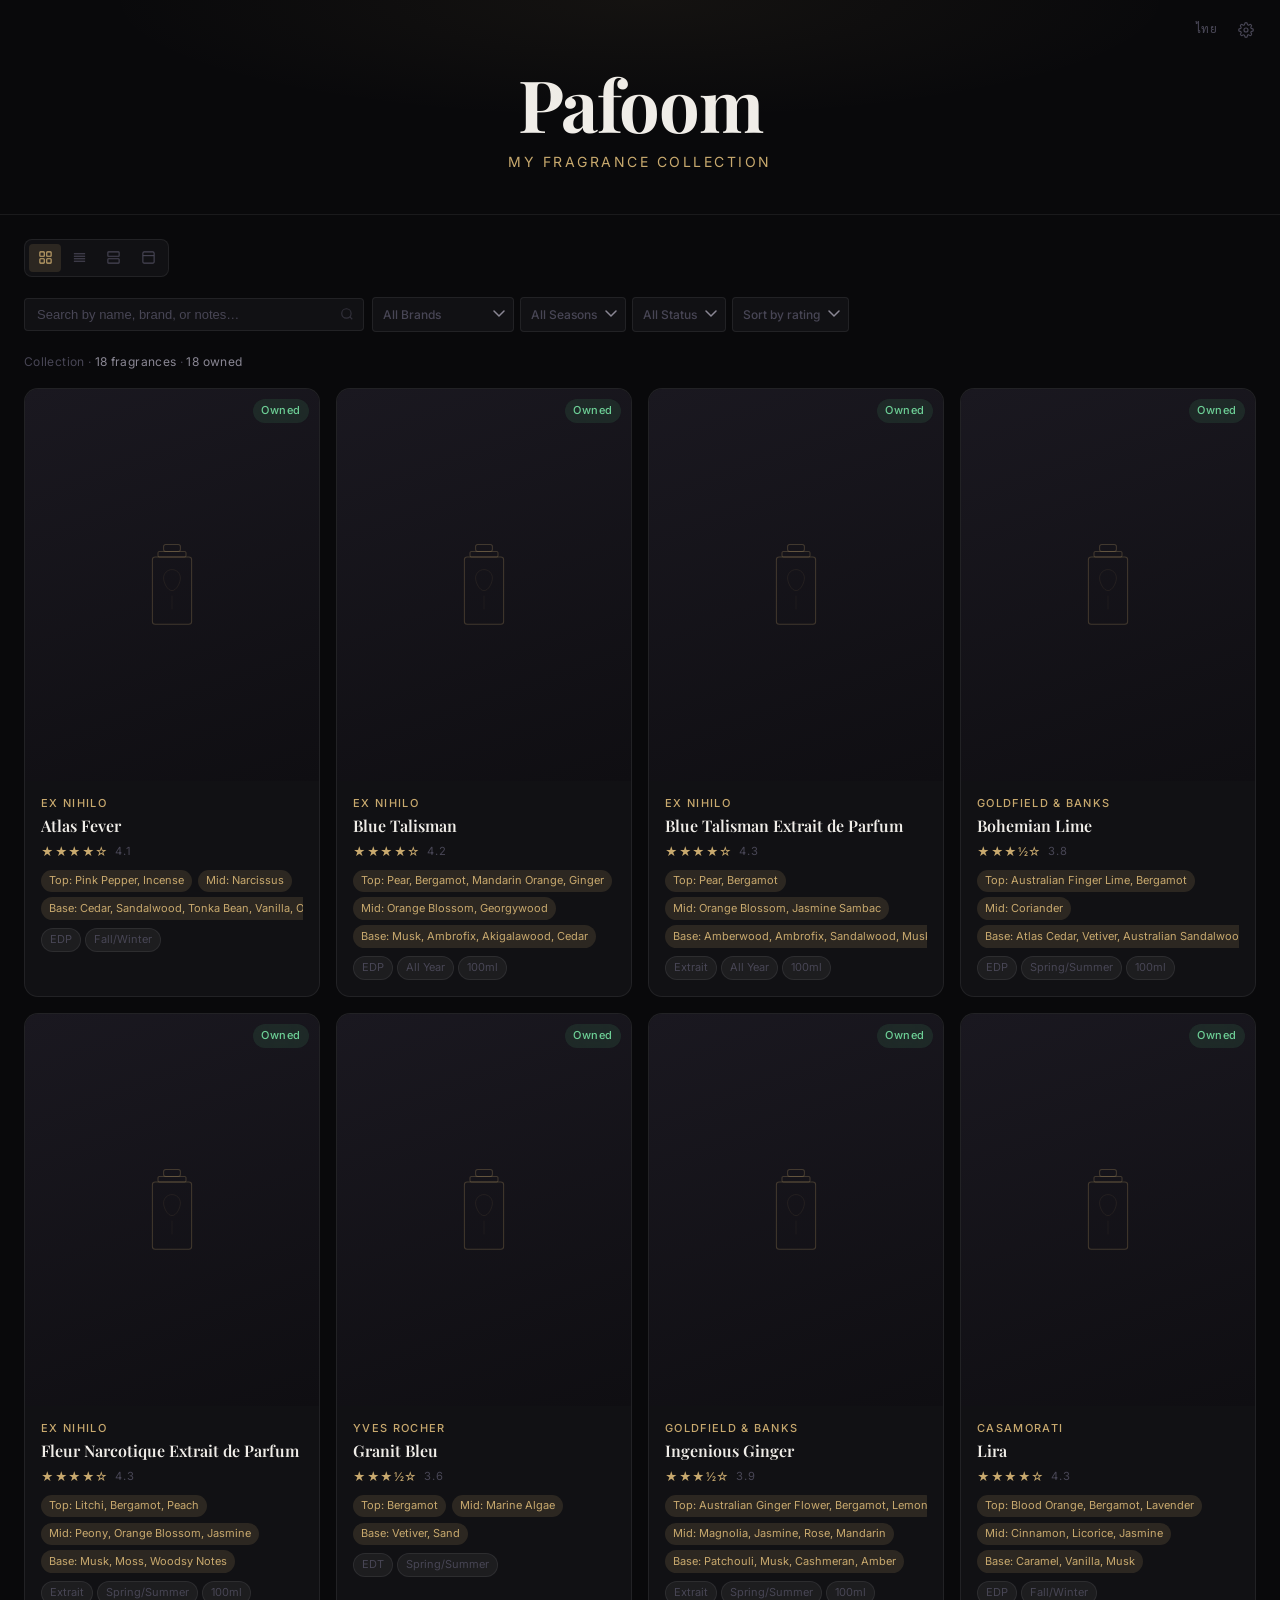
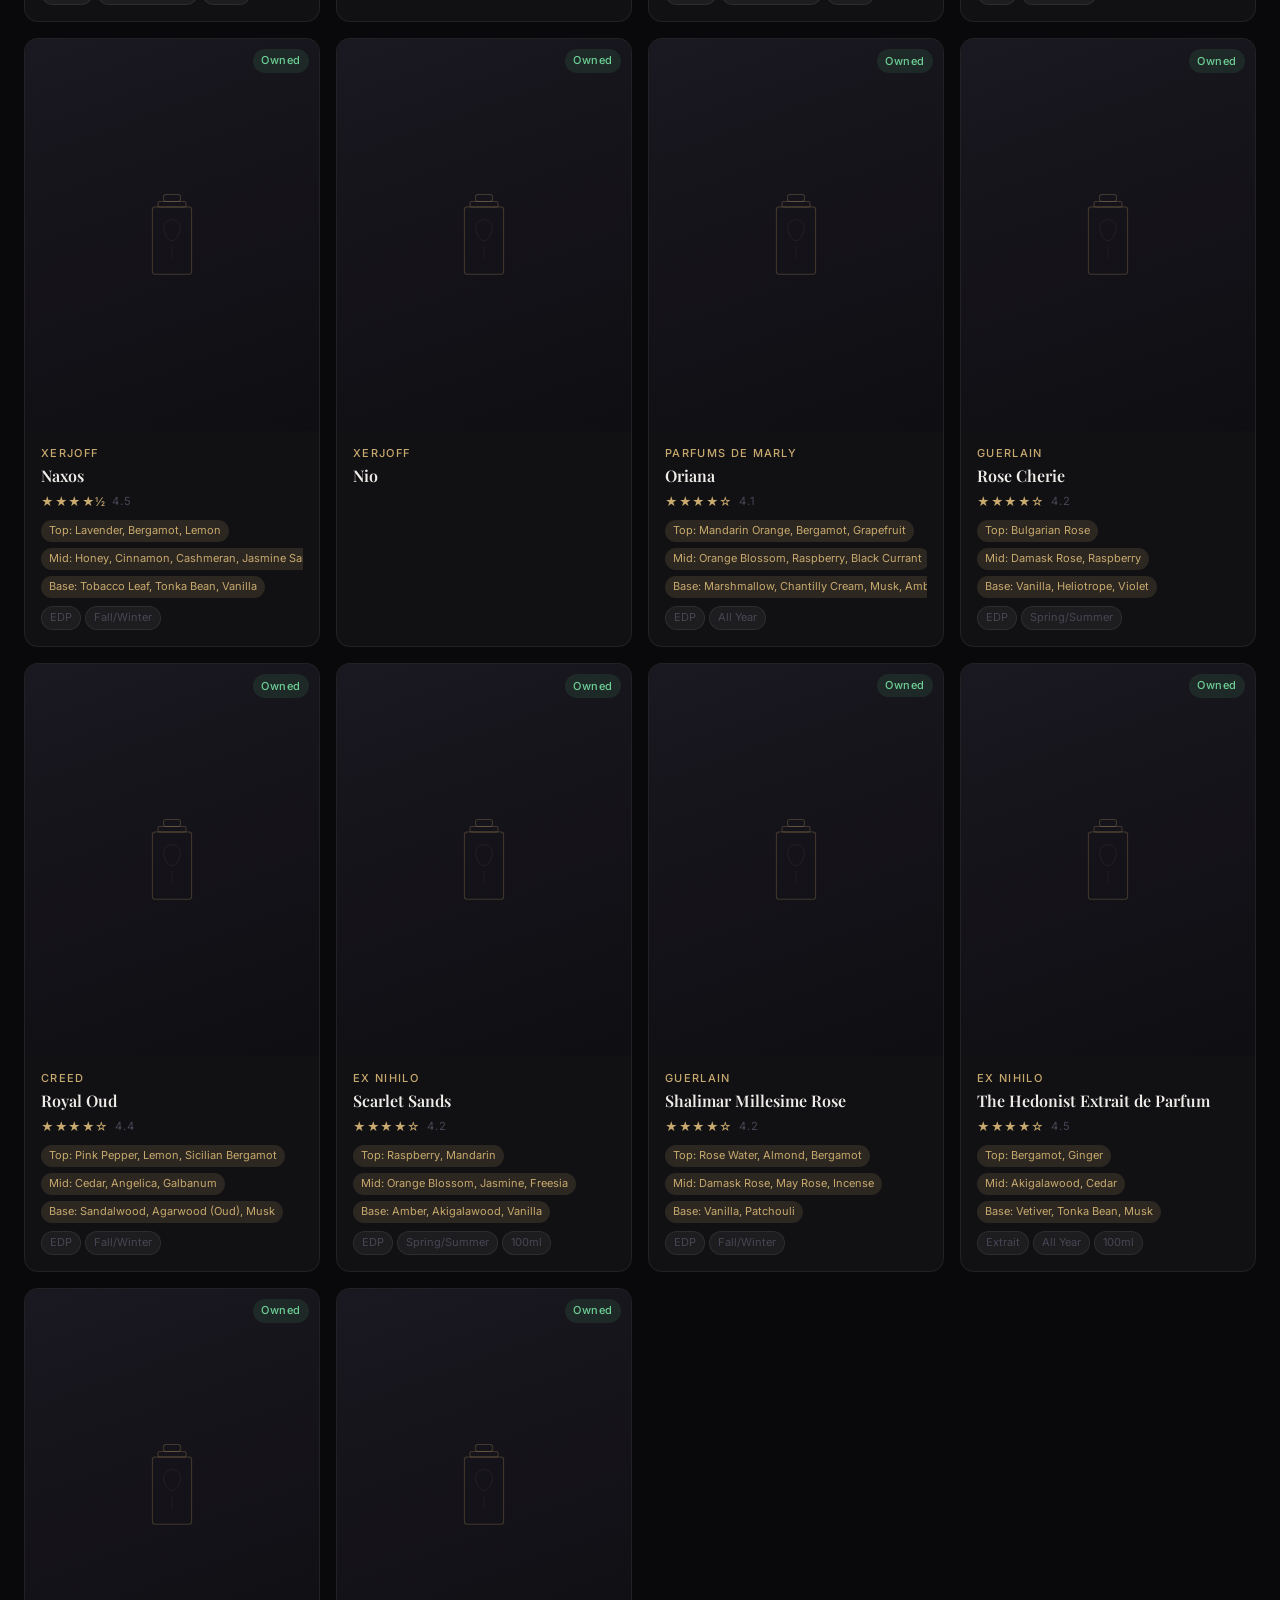
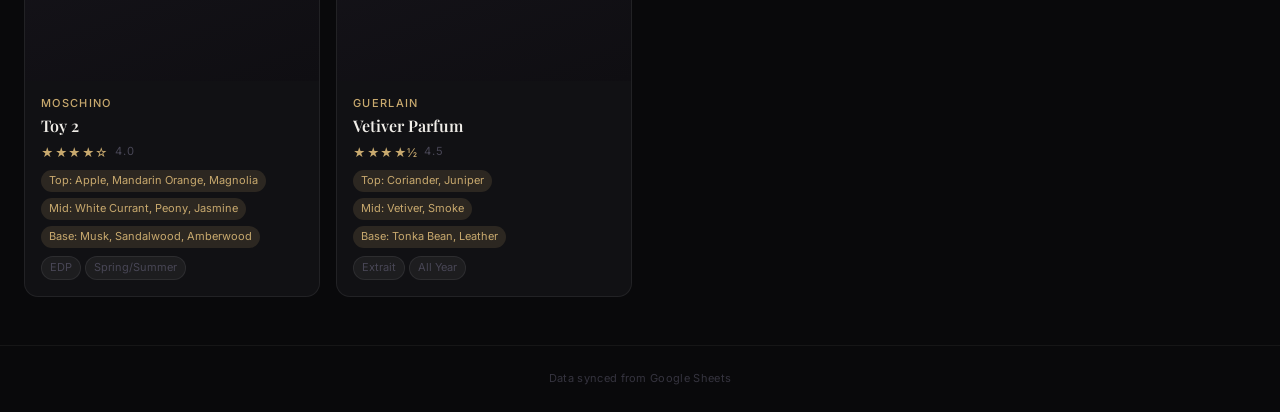
<file: index.html>
<!DOCTYPE html>
<html lang="en">

<head>
  <meta charset="UTF-8">
  <meta name="viewport" content="width=device-width, initial-scale=1.0">
  <title>Pafoom</title>

  <link rel="preconnect" href="https://fonts.googleapis.com">
  <link rel="preconnect" href="https://fonts.gstatic.com" crossorigin>
  <link
    href="https://fonts.googleapis.com/css2?family=Playfair+Display:ital,wght@0,400;0,600;0,700;1,400&family=Inter:wght@300;400;500&family=Sarabun:wght@300;400;500&display=swap"
    rel="stylesheet">

  <link rel="stylesheet" href="style.css">
</head>

<body>

  <header class="site-header">
    <div class="header-actions">
      <button class="lang-toggle" id="lang-toggle" onclick="toggleLanguage()" aria-label="Switch language"></button>
      <a href="settings.html" class="settings-link" aria-label="Settings">
        <svg viewBox="0 0 24 24" fill="none" stroke="currentColor" stroke-width="1.75" aria-hidden="true">
          <circle cx="12" cy="12" r="3" />
          <path
            d="M19.4 15a1.65 1.65 0 0 0 .33 1.82l.06.06a2 2 0 0 1-2.83 2.83l-.06-.06a1.65 1.65 0 0 0-1.82-.33 1.65 1.65 0 0 0-1 1.51V21a2 2 0 0 1-4 0v-.09A1.65 1.65 0 0 0 9 19.4a1.65 1.65 0 0 0-1.82.33l-.06.06a2 2 0 0 1-2.83-2.83l.06-.06A1.65 1.65 0 0 0 4.68 15a1.65 1.65 0 0 0-1.51-1H3a2 2 0 0 1 0-4h.09A1.65 1.65 0 0 0 4.6 9a1.65 1.65 0 0 0-.33-1.82l-.06-.06a2 2 0 0 1 2.83-2.83l.06.06A1.65 1.65 0 0 0 9 4.68a1.65 1.65 0 0 0 1-1.51V3a2 2 0 0 1 4 0v.09a1.65 1.65 0 0 0 1 1.51 1.65 1.65 0 0 0 1.82-.33l.06-.06a2 2 0 0 1 2.83 2.83l-.06.06A1.65 1.65 0 0 0 19.4 9a1.65 1.65 0 0 0 1.51 1H21a2 2 0 0 1 0 4h-.09a1.65 1.65 0 0 0-1.51 1z" />
        </svg>
      </a>
    </div>
    <div class="header-content">
      <h1 class="site-title">Pafoom</h1>
      <p class="site-subtitle">My Fragrance Collection</p>
    </div>
  </header>

  <main class="main-content">

    <!-- View mode toggle -->
    <div class="view-toggle-bar" aria-label="View mode">
      <button class="view-btn active" data-view="tile" aria-label="Tile view" aria-pressed="true">
        <svg viewBox="0 0 24 24" fill="none" stroke="currentColor" stroke-width="1.75" aria-hidden="true">
          <rect x="3" y="3" width="7" height="7" rx="1" />
          <rect x="14" y="3" width="7" height="7" rx="1" />
          <rect x="3" y="14" width="7" height="7" rx="1" />
          <rect x="14" y="14" width="7" height="7" rx="1" />
        </svg>
        <span>Tile</span>
      </button>
      <button class="view-btn" data-view="list" aria-label="List view" aria-pressed="false">
        <svg viewBox="0 0 24 24" fill="none" stroke="currentColor" stroke-width="1.75" aria-hidden="true">
          <line x1="3" y1="6" x2="21" y2="6" />
          <line x1="3" y1="10" x2="21" y2="10" />
          <line x1="3" y1="14" x2="21" y2="14" />
          <line x1="3" y1="18" x2="21" y2="18" />
        </svg>
        <span>List</span>
      </button>
      <button class="view-btn" data-view="details" aria-label="Details view" aria-pressed="false">
        <svg viewBox="0 0 24 24" fill="none" stroke="currentColor" stroke-width="1.75" aria-hidden="true">
          <rect x="3" y="3" width="18" height="7" rx="1" />
          <rect x="3" y="14" width="18" height="7" rx="1" />
        </svg>
        <span>Details</span>
      </button>
      <button class="view-btn" data-view="content" aria-label="Content view" aria-pressed="false">
        <svg viewBox="0 0 24 24" fill="none" stroke="currentColor" stroke-width="1.75" aria-hidden="true">
          <rect x="3" y="3" width="18" height="18" rx="2" />
          <line x1="3" y1="9" x2="21" y2="9" />
        </svg>
        <span>Content</span>
      </button>
    </div>

    <section class="controls" aria-label="Filter controls">
      <div class="search-bar">
        <input type="search" id="search" placeholder="Search by name, brand, or notes…" aria-label="Search fragrances"
          autocomplete="off">
        <svg class="search-icon" viewBox="0 0 24 24" fill="none" stroke="currentColor" stroke-width="2"
          aria-hidden="true">
          <circle cx="11" cy="11" r="8" />
          <path d="m21 21-4.35-4.35" />
        </svg>
      </div>

      <div class="filters">
        <select id="filter-brand" aria-label="Filter by brand">
          <option value=""></option>
        </select>
        <select id="filter-season" aria-label="Filter by season">
          <!-- options built by app.js using current locale -->
        </select>
        <select id="filter-status" aria-label="Filter by status">
          <!-- options built by app.js using current locale -->
        </select>
        <select id="filter-sort" aria-label="Sort by rating">
          <option value="">Sort by rating</option>
          <option value="desc">High to Low</option>
          <option value="asc">Low to High</option>
        </select>
      </div>
    </section>

    <div class="collection-stats" id="collection-stats" aria-live="polite"></div>

    <section class="perfume-grid" id="perfume-grid" aria-label="Perfume collection" aria-live="polite">
      <div class="loading-state" id="loading" aria-hidden="true">
        <!-- skeleton cards are injected by app.js -->
      </div>
    </section>

  </main>

  <!-- Detail modal -->
  <div class="modal-overlay" id="modal-overlay" role="dialog" aria-modal="true" aria-labelledby="modal-title" hidden>
    <div class="modal">
      <div class="modal-content" id="modal-content"></div>
    </div>
  </div>

  <footer class="site-footer">
    <p></p>
  </footer>

  <script src="locale.js"></script>
  <script src="config.js"></script>
  <script src="mock-data.js"></script>
  <script src="utils.js"></script>
  <script src="app.js"></script>
</body>

</html>
</file>
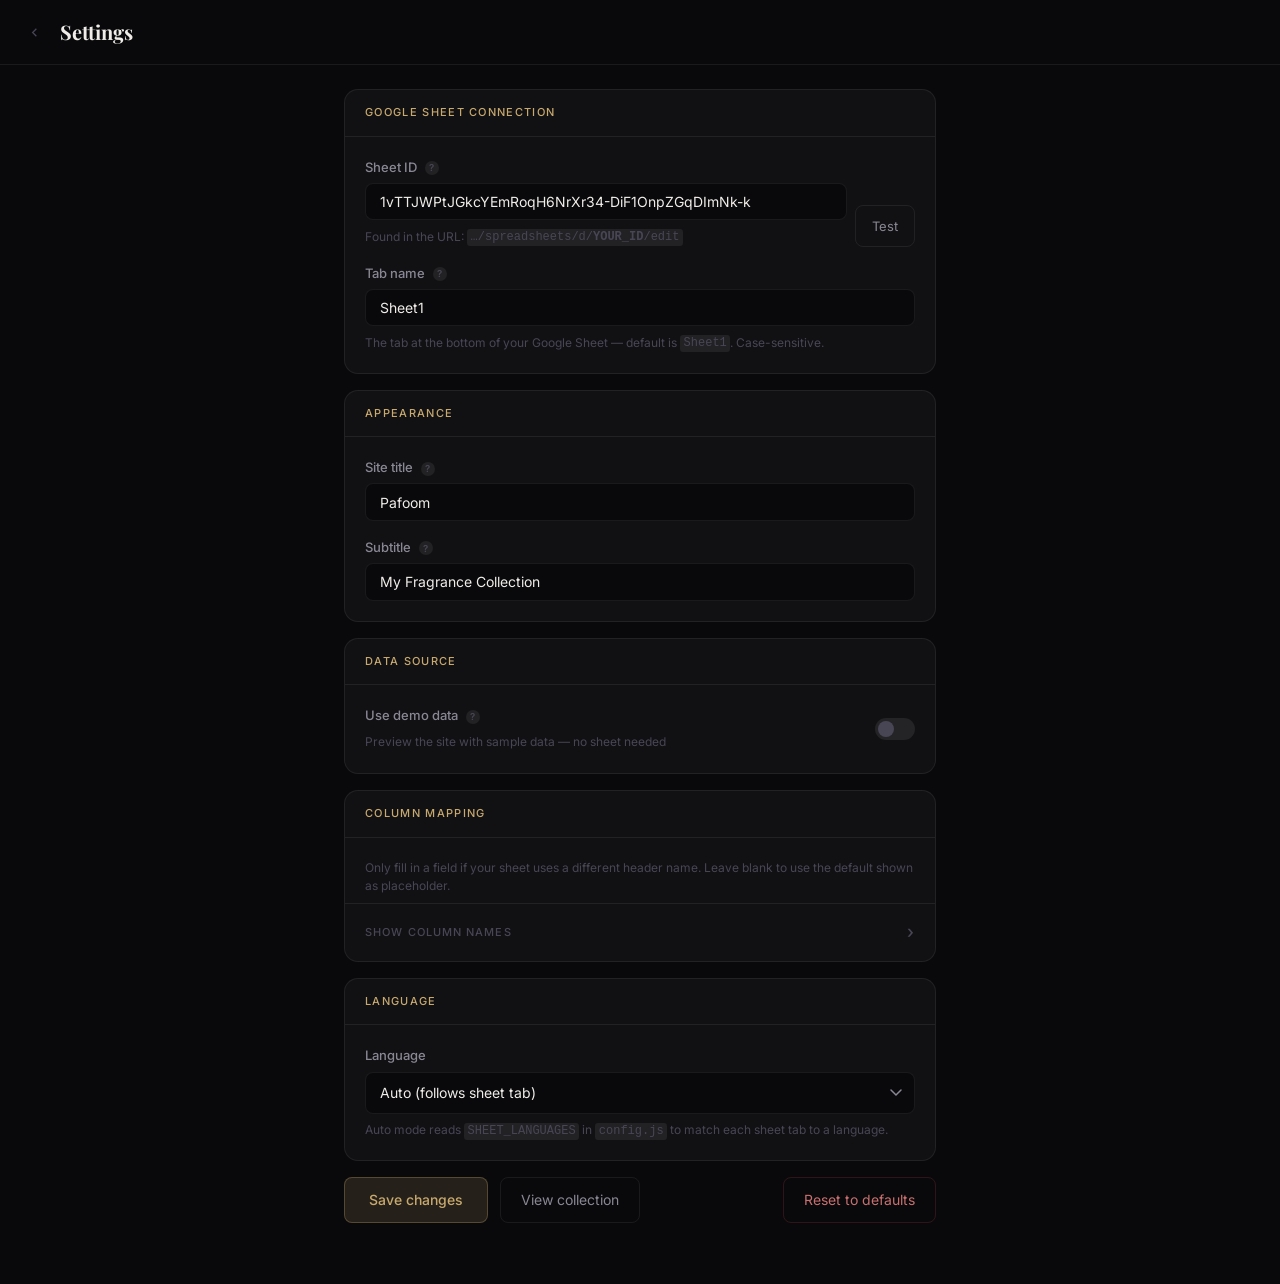
<file: settings.html>
<!DOCTYPE html>
<html lang="en">

<head>
  <meta charset="UTF-8">
  <meta name="viewport" content="width=device-width, initial-scale=1.0">
  <title>Settings — Pafoom</title>
  <link rel="preconnect" href="https://fonts.googleapis.com">
  <link rel="preconnect" href="https://fonts.gstatic.com" crossorigin>
  <link
    href="https://fonts.googleapis.com/css2?family=Playfair+Display:wght@600;700&family=Inter:wght@300;400;500&family=Sarabun:wght@300;400;500&display=swap"
    rel="stylesheet">
  <link rel="stylesheet" href="style.css">
  <link rel="stylesheet" href="settings.css">
</head>

<body>

  <header class="settings-header">
    <a href="index.html" class="back-link" aria-label="Back to collection">
      <svg viewBox="0 0 24 24" fill="none" stroke="currentColor" stroke-width="2" aria-hidden="true">
        <path d="m15 18-6-6 6-6" />
      </svg>
      <span data-i18n="backLabel">Collection</span>
    </a>
    <h1 class="settings-title" data-i18n="settingsTitle">Settings</h1>
  </header>

  <div class="settings-content">

    <!-- ── Google Sheet Connection ───────────────────── -->
    <div class="settings-section">
      <div class="section-header">
        <p class="section-title" data-i18n="sectionConnection">Google Sheet Connection</p>
      </div>
      <div class="section-body">
        <div class="input-with-btn">
          <div class="field">
            <label for="sheetId">
              <span data-i18n="fieldSheetId">Sheet ID</span>
              <i class="tip tip-down" tabindex="0" data-i18n-tip="hintSheetId"
                data-tip="The unique ID in your Google Sheets URL, between /d/ and /edit. You can also paste the full URL here — the ID will be extracted automatically.">?</i>
            </label>
            <input type="text" id="sheetId" placeholder="Paste your Sheet ID or the full Google Sheets URL">
            <span class="field-hint">
              Found in the URL:
              <code
                style="background:rgba(255,255,255,0.07);padding:.1em .3em;border-radius:3px">…/spreadsheets/d/<strong>YOUR_ID</strong>/edit</code>
            </span>
          </div>
          <button class="btn-test" id="btn-test" onclick="testConnection()" data-i18n="btnTest">Test</button>
        </div>
        <div class="connection-status" id="connection-status"></div>
        <div class="field">
          <label for="sheetName">
            <span data-i18n="fieldTabName">Tab name</span>
            <i class="tip tip-down" tabindex="0" data-i18n-tip="hintTabName"
              data-tip="The name on the sheet tab at the bottom of Google Sheets. It is case-sensitive. If you renamed it (e.g. 'Collection'), enter that name here.">?</i>
          </label>
          <input type="text" id="sheetName" placeholder="Sheet1">
          <span class="field-hint">The tab at the bottom of your Google Sheet — default is <code
              style="background:rgba(255,255,255,0.07);padding:.1em .3em;border-radius:3px">Sheet1</code>.
            Case-sensitive.</span>
        </div>
      </div>
    </div>

    <!-- ── Appearance ────────────────────────────────── -->
    <div class="settings-section">
      <div class="section-header">
        <p class="section-title" data-i18n="sectionAppearance">Appearance</p>
      </div>
      <div class="section-body">
        <div class="field">
          <label for="siteTitle">
            <span data-i18n="fieldSiteTitle">Site title</span>
            <i class="tip" tabindex="0" data-i18n-tip="hintSiteTitle"
              data-tip="The large heading shown at the top of your collection page and in the browser tab.">?</i>
          </label>
          <input type="text" id="siteTitle" placeholder="Pafoom">
        </div>
        <div class="field">
          <label for="siteSubtitle">
            <span data-i18n="fieldSubtitle">Subtitle</span>
            <i class="tip" tabindex="0" data-i18n-tip="hintSubtitle"
              data-tip="The smaller line shown below the title in gold uppercase lettering.">?</i>
          </label>
          <input type="text" id="siteSubtitle" placeholder="My Fragrance Collection">
        </div>
      </div>
    </div>

    <!-- ── Data Source ────────────────────────────────── -->
    <div class="settings-section">
      <div class="section-header">
        <p class="section-title" data-i18n="sectionDataSource">Data Source</p>
      </div>
      <div class="section-body">
        <div class="toggle-field">
          <div class="toggle-info">
            <span class="toggle-label">
              <span data-i18n="fieldUseMockData">Use demo data</span>
              <i class="tip" tabindex="0" data-i18n-tip="hintUseMockData"
                data-tip="Shows 12 built-in sample fragrances so you can preview the layout without connecting a sheet. Turn off to load your real collection.">?</i>
            </span>
            <span class="field-hint" data-i18n="hintUseMockDataSub">Preview the site with sample data — no sheet
              needed</span>
          </div>
          <label class="toggle-switch" aria-label="Use demo data">
            <input type="checkbox" id="useMockData">
            <span class="toggle-track"></span>
          </label>
        </div>
      </div>
    </div>

    <!-- ── Column Mapping ────────────────────────────── -->
    <div class="settings-section">
      <div class="section-header">
        <p class="section-title" data-i18n="sectionColumns">Column Mapping</p>
      </div>
      <div class="section-body" style="padding-bottom: 0.5rem;">
        <p class="field-hint" data-i18n="columnMappingHint">
          Each field maps a data type to the exact header text in your sheet's first row.
          Leave blank to use the default (shown as placeholder). Hover the ? next to any label to see what that column
          is used for.
        </p>
      </div>
      <details>
        <summary><span data-i18n="showColumnNames">Show column names</span></summary>
        <div class="columns-grid" id="columns-grid">
          <!-- built by settings.js -->
        </div>
      </details>
    </div>

    <!-- ── Language ─────────────────────────────────── -->
    <div class="settings-section">
      <div class="section-header">
        <p class="section-title" data-i18n="sectionLanguage">Language</p>
      </div>
      <div class="section-body">
        <div class="field">
          <label for="language"><span data-i18n="sectionLanguage">Language</span></label>
          <select id="language">
            <option value="auto">Auto (follows sheet tab)</option>
            <option value="en">English</option>
            <option value="th">ภาษาไทย</option>
          </select>
          <span class="field-hint">
            Auto mode reads <code
              style="background:rgba(255,255,255,0.07);padding:.1em .3em;border-radius:3px">SHEET_LANGUAGES</code>
            in <code style="background:rgba(255,255,255,0.07);padding:.1em .3em;border-radius:3px">config.js</code>
            to match each sheet tab to a language.
          </span>
        </div>
      </div>
    </div>

    <!-- ── Actions ───────────────────────────────────── -->
    <div class="action-bar">
      <button class="btn-primary" onclick="saveSettings()" data-i18n="btnSave">Save changes</button>
      <a href="index.html" class="btn-secondary" data-i18n="btnView">View collection</a>
      <button class="btn-danger" onclick="resetSettings()" data-i18n="btnReset">Reset to defaults</button>
    </div>

  </div>

  <div class="toast" id="toast"></div>

  <script src="locale.js"></script>
  <script src="config.js"></script>
  <script src="mock-data.js"></script>
  <script src="utils.js"></script>
  <script src="settings.js"></script>
</body>

</html>
</file>
<file: style.css>
/* ============================================================
   PAFOOM — Styles
   Dark luxury theme
   ============================================================ */

/* ── Tokens ─────────────────────────────────────────────── */
:root {
  --bg: #09090b;
  --surface: #111114;
  --surface-hover: #18181d;
  --border: rgba(255 255 255 / 0.07);
  --border-hover: rgba(200 169 110 / 0.4);

  --gold: #c8a96e;
  --gold-dim: rgba(200, 169, 110, 0.15);
  --gold-glow: rgba(200, 169, 110, 0.08);

  --text-primary: #f0ede8;
  --text-secondary: #8a8794;
  --text-muted: #484655;

  --owned-bg: rgba(74, 158, 107, 0.15);
  --owned-color: #6dcf96;
  --wishlist-bg: rgba(123, 104, 200, 0.15);
  --wishlist-color: #a896e8;
  --decant-bg: rgba(200, 136, 74, 0.15);
  --decant-color: #e8a870;
  --gifted-bg: rgba(200, 74, 120, 0.15);
  --gifted-color: #e878a0;

  --radius-sm: 4px;
  --radius-md: 8px;
  --radius-lg: 14px;

  --ease-out: cubic-bezier(0.16, 1, 0.3, 1);
  --transition: 220ms var(--ease-out);
}

/* ── Reset ───────────────────────────────────────────────── */
*,
*::before,
*::after {
  box-sizing: border-box;
  margin: 0;
  padding: 0;
}

html {
  color-scheme: dark;
  scroll-behavior: smooth;
}

body {
  background: var(--bg);
  color: var(--text-primary);
  font-family: 'Inter', 'Sarabun', system-ui, -apple-system, sans-serif;
  font-size: 0.9375rem;
  line-height: 1.6;
  min-height: 100dvh;
  -webkit-font-smoothing: antialiased;
}

body.modal-open {
  overflow: hidden;
}

img {
  display: block;
  max-width: 100%;
}

button {
  cursor: pointer;
  font: inherit;
  border: none;
  background: none;
  color: inherit;
}

select {
  font: inherit;
}

/* ── Header ─────────────────────────────────────────────── */
.site-header {
  position: relative;
  padding: clamp(2rem, 6vw, 4rem) 1.5rem clamp(1.5rem, 4vw, 2.5rem);
  text-align: center;
  border-bottom: 1px solid var(--border);
  overflow: hidden;
}

.header-actions {
  position: absolute;
  top: 1rem;
  right: 1.25rem;
  display: flex;
  align-items: center;
  gap: 0.35rem;
}

.lang-toggle {
  height: 28px;
  padding: 0 0.5rem;
  display: flex;
  align-items: center;
  border: 1px solid transparent;
  border-radius: var(--radius-sm);
  color: var(--text-muted);
  font-size: 0.6875rem;
  font-weight: 500;
  letter-spacing: 0.05em;
  transition: color var(--transition), border-color var(--transition), background var(--transition);
}

.lang-toggle:hover {
  color: var(--text-secondary);
  border-color: var(--border);
  background: rgba(255 255 255 / 0.04);
}

.settings-link {
  width: 28px;
  height: 28px;
  display: flex;
  align-items: center;
  justify-content: center;
  border-radius: var(--radius-sm);
  color: var(--text-muted);
  transition: color var(--transition), background var(--transition);
  text-decoration: none;
}

.settings-link svg {
  width: 16px;
  height: 16px;
}

.settings-link:hover {
  color: var(--text-secondary);
  background: rgba(255 255 255 / 0.04);
}

.site-header::before {
  content: '';
  position: absolute;
  inset: 0;
  background:
    radial-gradient(ellipse 60% 80% at 50% 0%, rgba(200, 169, 110, 0.06) 0%, transparent 70%);
  pointer-events: none;
}

.site-title {
  font-family: 'Playfair Display', Georgia, serif;
  font-size: clamp(2.4rem, 6vw, 4.5rem);
  font-weight: 700;
  letter-spacing: -0.02em;
  color: var(--text-primary);
  line-height: 1.1;
}

.site-subtitle {
  margin-top: 0.5rem;
  font-size: 0.875rem;
  letter-spacing: 0.18em;
  text-transform: uppercase;
  color: var(--gold);
  font-weight: 400;
}

/* ── Main ────────────────────────────────────────────────── */
.main-content {
  max-width: 1440px;
  margin: 0 auto;
  padding: 1.5rem 1.5rem 3rem;
}

/* ── View Toggle Bar ─────────────────────────────────────── */
.view-toggle-bar {
  display: flex;
  gap: 0.15rem;
  margin-bottom: 1.25rem;
  padding: 0.25rem;
  background: var(--surface);
  border: 1px solid var(--border);
  border-radius: var(--radius-md);
  width: fit-content;
}

.view-btn {
  display: flex;
  align-items: center;
  justify-content: center;
  gap: 0;
  width: 32px;
  height: 28px;
  padding: 0;
  border-radius: var(--radius-sm);
  color: var(--text-muted);
  transition: color var(--transition), background var(--transition);
}

.view-btn svg {
  width: 15px;
  height: 15px;
  flex-shrink: 0;
}

.view-btn span {
  display: none;
}

.view-btn:hover {
  color: var(--text-secondary);
  background: rgba(255 255 255 / 0.04);
}

.view-btn.active {
  color: var(--gold);
  background: var(--gold-dim);
}

/* ── Controls ────────────────────────────────────────────── */
.controls {
  display: flex;
  flex-wrap: wrap;
  gap: 0.5rem;
  align-items: center;
  margin-bottom: 1.25rem;
}

.search-bar {
  position: relative;
  flex: 1;
  min-width: 180px;
  max-width: 340px;
}

.search-bar input {
  width: 100%;
  padding: 0.5rem 2.25rem 0.5rem 0.75rem;
  background: var(--surface);
  border: 1px solid var(--border);
  border-radius: var(--radius-sm);
  color: var(--text-primary);
  font-size: 0.8125rem;
  outline: none;
  transition: border-color var(--transition), box-shadow var(--transition);
}

.search-bar input::placeholder {
  color: var(--text-muted);
}

.search-bar input:focus {
  border-color: rgba(255 255 255 / 0.12);
  box-shadow: none;
}

.search-icon {
  position: absolute;
  right: 0.6rem;
  top: 50%;
  transform: translateY(-50%);
  width: 14px;
  height: 14px;
  color: var(--text-muted);
  pointer-events: none;
  opacity: 0.6;
}

.filters {
  display: flex;
  gap: 0.35rem;
  flex-wrap: wrap;
}

.filters select {
  padding: 0.45rem 1.75rem 0.45rem 0.65rem;
  background: var(--surface);
  border: 1px solid var(--border);
  border-radius: var(--radius-sm);
  color: var(--text-muted);
  font-size: 0.75rem;
  font-weight: 500;
  outline: none;
  appearance: none;
  background-image: url("data:image/svg+xml,%3Csvg xmlns='http://www.w3.org/2000/svg' width='12' height='8' viewBox='0 0 12 8'%3E%3Cpath d='M1 1l5 5 5-5' stroke='%238a8794' stroke-width='1.5' fill='none' stroke-linecap='round'/%3E%3C/svg%3E");
  background-repeat: no-repeat;
  background-position: right 0.5rem center;
  cursor: pointer;
  transition: border-color var(--transition), color var(--transition);
}

.filters select:focus {
  border-color: rgba(255 255 255 / 0.12);
  color: var(--text-secondary);
  outline: none;
}

/* ── Stats ───────────────────────────────────────────────── */
.collection-stats {
  margin-bottom: 1rem;
  min-height: 1.25rem;
}

.stats-text {
  font-size: 0.75rem;
  color: var(--text-muted);
  letter-spacing: 0.03em;
}

.stats-text span {
  color: var(--text-secondary);
}

/* ── Grid ────────────────────────────────────────────────── */
.perfume-grid {
  display: grid;
  grid-template-columns: repeat(auto-fill, minmax(260px, 1fr));
  gap: 1rem;
}

/* ── Card ────────────────────────────────────────────────── */
.perfume-card {
  background: var(--surface);
  border: 1px solid var(--border);
  border-radius: var(--radius-lg);
  overflow: hidden;
  cursor: pointer;
  transition:
    transform 280ms var(--ease-out),
    border-color 220ms ease,
    box-shadow 280ms var(--ease-out);
}

.perfume-card:hover,
.perfume-card:focus-visible {
  transform: translateY(-4px);
  border-color: var(--border-hover);
  box-shadow:
    0 12px 40px rgba(0, 0, 0, 0.5),
    0 0 0 1px var(--border-hover),
    0 0 24px var(--gold-glow);
  outline: none;
}

/* image area */
.card-image-wrap {
  position: relative;
  aspect-ratio: 3 / 4;
  overflow: hidden;
  background: linear-gradient(160deg, #1a1820, #0f0e12);
}

.card-image {
  position: absolute;
  inset: 0;
  width: 100%;
  height: 100%;
  object-fit: cover;
  transition: transform 500ms var(--ease-out);
}

.perfume-card:hover .card-image {
  transform: scale(1.05);
}

.card-image-placeholder {
  position: absolute;
  inset: 0;
  display: flex;
  align-items: center;
  justify-content: center;
  color: rgba(200, 169, 110, 0.25);
}

.card-image-placeholder svg {
  width: 56px;
  height: auto;
}

/* when image loads, hide placeholder */
.card-image-wrap:has(.card-image:not([class*=error])) .card-image-placeholder {
  opacity: 0;
}

.status-badge {
  position: absolute;
  top: 0.6rem;
  right: 0.6rem;
  padding: 0.2rem 0.55rem;
  border-radius: 100px;
  font-size: 0.6875rem;
  font-weight: 500;
  letter-spacing: 0.04em;
  text-transform: capitalize;
  backdrop-filter: blur(8px);
}

.status-owned {
  background: var(--owned-bg);
  color: var(--owned-color);
}

.status-wishlist {
  background: var(--wishlist-bg);
  color: var(--wishlist-color);
}

.status-decant {
  background: var(--decant-bg);
  color: var(--decant-color);
}

.status-gifted {
  background: var(--gifted-bg);
  color: var(--gifted-color);
}

/* card body */
.card-body {
  padding: 0.875rem 1rem 1rem;
}

.card-brand {
  font-size: 0.6875rem;
  letter-spacing: 0.12em;
  text-transform: uppercase;
  color: var(--gold);
  font-weight: 500;
  margin-bottom: 0.2rem;
  white-space: nowrap;
  overflow: hidden;
  text-overflow: ellipsis;
}

.card-name {
  font-family: 'Playfair Display', Georgia, serif;
  font-size: 1rem;
  font-weight: 600;
  line-height: 1.25;
  color: var(--text-primary);
  margin-bottom: 0.4rem;
  display: -webkit-box;
  -webkit-line-clamp: 2;
  -webkit-box-orient: vertical;
  overflow: hidden;
}

.card-rating {
  display: flex;
  align-items: center;
  gap: 0.4rem;
  font-size: 0.75rem;
  color: var(--gold);
  letter-spacing: 0.05em;
  margin-bottom: 0.5rem;
}

.card-rating .stars {
  font-size: inherit;
  color: inherit;
  letter-spacing: inherit;
  margin-bottom: 0;
}

.card-rating .rating-num {
  font-size: 0.7rem;
  color: var(--text-muted);
}

.card-notes {
  display: flex;
  flex-wrap: wrap;
  gap: 0.35rem;
  margin-bottom: 0.5rem;
  /* 3 rows of note tags (Top:/Mid:/Base:) — each line may wrap */
  max-height: calc(3 * 1.5rem + 2 * 0.35rem);
  overflow: hidden;
}

.note-tag {
  padding: 0.15rem 0.5rem;
  background: var(--gold-dim);
  color: var(--gold);
  border-radius: 100px;
  font-size: 0.6875rem;
  white-space: nowrap;
}

.card-meta {
  display: flex;
  flex-wrap: wrap;
  gap: 0.25rem;
  margin-top: 0.25rem;
}

.meta-tag {
  padding: 0.15rem 0.5rem;
  background: rgba(255 255 255 / 0.05);
  color: var(--text-muted);
  border-radius: 100px;
  font-size: 0.6875rem;
  border: 1px solid var(--border);
  white-space: nowrap;
}

/* ── Skeleton ────────────────────────────────────────────── */
.skeleton-card {
  background: var(--surface);
  border: 1px solid var(--border);
  border-radius: var(--radius-lg);
  overflow: hidden;
}

.skeleton-img {
  aspect-ratio: 3 / 4;
  width: 100%;
}

.skeleton-body {
  padding: 0.875rem 1rem 1rem;
  display: flex;
  flex-direction: column;
  gap: 0.5rem;
}

.skeleton {
  background: linear-gradient(90deg,
      rgba(255, 255, 255, 0.04) 25%,
      rgba(255, 255, 255, 0.08) 50%,
      rgba(255, 255, 255, 0.04) 75%);
  background-size: 200% 100%;
  animation: shimmer 1.6s infinite;
  border-radius: var(--radius-sm);
  height: 12px;
}

.skeleton.skeleton-line {
  width: 100%;
}

.skeleton.skeleton-line.short {
  width: 50%;
  height: 10px;
}

.skeleton.skeleton-line.medium {
  width: 75%;
}

@keyframes shimmer {
  0% {
    background-position: 200% 0;
  }

  100% {
    background-position: -200% 0;
  }
}

/* ── Empty / Error / Setup states ───────────────────────── */
.empty-state,
.error-state,
.setup-state {
  grid-column: 1 / -1;
  text-align: center;
  padding: 5rem 2rem;
  color: var(--text-secondary);
}

.empty-icon {
  font-size: 2.5rem;
  color: var(--text-muted);
  margin-bottom: 1rem;
}

.error-title {
  font-family: 'Playfair Display', Georgia, serif;
  font-size: 1.25rem;
  color: #e87878;
  margin-bottom: 0.5rem;
}

.error-detail {
  font-size: 0.875rem;
  color: var(--text-muted);
  font-family: monospace;
  margin-bottom: 1.25rem;
}

.error-tips {
  text-align: left;
  display: inline-block;
  margin: 0 auto 1.5rem;
  font-size: 0.875rem;
  line-height: 2;
  color: var(--text-secondary);
}

.error-tips code,
.setup-state code {
  background: rgba(255, 255, 255, 0.08);
  padding: 0.1em 0.4em;
  border-radius: 3px;
  font-size: 0.85em;
}

.setup-title {
  font-family: 'Playfair Display', Georgia, serif;
  font-size: 1.75rem;
  color: var(--gold);
  margin-bottom: 1rem;
}

.setup-steps {
  text-align: left;
  display: inline-block;
  margin: 1.25rem auto 0;
  font-size: 0.9rem;
  line-height: 2.2;
  color: var(--text-secondary);
  padding-left: 1.25rem;
}

.btn-reset {
  margin-top: 1.25rem;
  padding: 0.55rem 1.5rem;
  border: 1px solid var(--border-hover);
  border-radius: var(--radius-md);
  color: var(--gold);
  font-size: 0.875rem;
  transition: background var(--transition);
}

.btn-reset:hover {
  background: var(--gold-dim);
}

/* ── Modal ───────────────────────────────────────────────── */
.modal-overlay {
  position: fixed;
  inset: 0;
  background: rgba(0, 0, 0, 0.75);
  backdrop-filter: blur(6px);
  display: flex;
  align-items: center;
  justify-content: center;
  padding: 1.5rem;
  z-index: 100;
  cursor: pointer;
  animation: fade-in 200ms ease forwards;
}

.modal-overlay[hidden] {
  display: none;
}

@keyframes fade-in {
  from {
    opacity: 0;
  }

  to {
    opacity: 1;
  }
}

.modal {
  cursor: default;
  position: relative;
  background: #141418;
  border: 1px solid rgba(200, 169, 110, 0.2);
  border-radius: var(--radius-lg);
  max-width: 780px;
  width: 100%;
  max-height: 90dvh;
  overflow-y: auto;
  animation: slide-up 280ms var(--ease-out) forwards;
  display: grid;
  grid-template-columns: 1fr 1fr;
}

@media (max-width: 580px) {
  .modal {
    grid-template-columns: 1fr;
  }
}

@keyframes slide-up {
  from {
    opacity: 0;
    transform: translateY(20px);
  }

  to {
    opacity: 1;
    transform: translateY(0);
  }
}

.modal-content {
  display: contents;
}

.modal-image-wrap {
  position: relative;
  aspect-ratio: 3 / 4;
  border-radius: var(--radius-lg) 0 0 var(--radius-lg);
  overflow: hidden;
  background: linear-gradient(160deg, #1c1a24, #0e0d12);
}

@media (max-width: 580px) {
  .modal-image-wrap {
    border-radius: var(--radius-lg) var(--radius-lg) 0 0;
    aspect-ratio: 4 / 3;
  }
}

.modal-image {
  position: absolute;
  inset: 0;
  width: 100%;
  height: 100%;
  object-fit: cover;
}

.modal-placeholder svg {
  width: 80px;
}

.modal-info {
  padding: 2rem 1.75rem;
  display: flex;
  flex-direction: column;
  gap: 0;
}

.modal-brand {
  font-size: 0.7rem;
  letter-spacing: 0.14em;
  text-transform: uppercase;
  color: var(--gold);
  font-weight: 500;
  margin-bottom: 0.35rem;
}

.modal-name {
  font-family: 'Playfair Display', Georgia, serif;
  font-size: clamp(1.35rem, 3vw, 1.75rem);
  font-weight: 700;
  line-height: 1.2;
  color: var(--text-primary);
  margin-bottom: 0.875rem;
}

.modal-badges {
  display: flex;
  flex-wrap: wrap;
  gap: 0.375rem;
  margin-bottom: 0.875rem;
}

.modal-rating {
  display: flex;
  align-items: center;
  gap: 0.5rem;
  margin-bottom: 1.25rem;
}

.modal-rating .stars {
  font-size: 0.875rem;
}

.rating-num {
  font-size: 0.8125rem;
  color: var(--text-muted);
}

.modal-section {
  margin-bottom: 1.25rem;
}

.modal-label {
  font-size: 0.6875rem;
  letter-spacing: 0.1em;
  text-transform: uppercase;
  color: var(--text-muted);
  font-weight: 500;
  margin-bottom: 0.5rem;
}

.modal-notes {
  display: flex;
  flex-wrap: wrap;
  gap: 0.35rem;
}

.modal-description {
  font-size: 0.9rem;
  color: var(--text-secondary);
  line-height: 1.7;
}

/* ── Footer ──────────────────────────────────────────────── */
.site-footer {
  text-align: center;
  padding: 1.5rem;
  font-size: 0.6875rem;
  color: var(--text-muted);
  border-top: 1px solid var(--border);
  letter-spacing: 0.03em;
  opacity: 0.7;
}

/* ── Demo banner ─────────────────────────────────────────── */
.demo-banner {
  margin-bottom: 1.5rem;
  padding: 0.6rem 1rem;
  background: var(--gold-dim);
  border: 1px solid rgba(200, 169, 110, 0.2);
  border-radius: var(--radius-md);
  font-size: 0.8125rem;
  color: var(--gold);
  text-align: center;
}

.demo-banner code {
  background: rgba(200, 169, 110, 0.15);
  padding: 0.1em 0.4em;
  border-radius: 3px;
  font-size: 0.9em;
}

/* ── List View ───────────────────────────────────────────── */
.perfume-grid--list {
  display: flex;
  flex-direction: column;
  gap: 0;
  border: 1px solid var(--border);
  border-radius: var(--radius-lg);
  overflow: hidden;
}

.perfume-list-row {
  display: flex;
  align-items: center;
  gap: 0.875rem;
  padding: 0.7rem 1rem;
  background: var(--surface);
  border-bottom: 1px solid var(--border);
  cursor: pointer;
  transition: background var(--transition);
}

.perfume-list-row:last-child {
  border-bottom: none;
}

.perfume-list-row:hover,
.perfume-list-row:focus-visible {
  background: var(--surface-hover);
  outline: none;
}

.list-thumb {
  width: 40px;
  height: 52px;
  flex-shrink: 0;
  border-radius: var(--radius-sm);
  overflow: hidden;
  background: linear-gradient(160deg, #1a1820, #0f0e12);
  position: relative;
}

.list-thumb img {
  width: 100%;
  height: 100%;
  object-fit: cover;
  position: absolute;
  inset: 0;
}

.list-thumb .card-image-placeholder {
  position: absolute;
  inset: 0;
  display: flex;
  align-items: center;
  justify-content: center;
  color: rgba(200, 169, 110, 0.25);
}

.list-thumb .card-image-placeholder svg {
  width: 24px;
  height: auto;
}

.list-body {
  flex: 1;
  min-width: 0;
  display: flex;
  align-items: center;
  justify-content: space-between;
  gap: 0.75rem;
  flex-wrap: wrap;
}

.list-main {
  display: flex;
  align-items: center;
  gap: 0.4rem;
  min-width: 0;
  flex-wrap: wrap;
}

.list-brand {
  font-size: 0.6875rem;
  letter-spacing: 0.1em;
  text-transform: uppercase;
  color: var(--gold);
  font-weight: 500;
  white-space: nowrap;
}

.list-sep {
  color: var(--text-muted);
  font-size: 0.75rem;
}

.list-name {
  font-family: 'Playfair Display', Georgia, serif;
  font-size: 0.9375rem;
  font-weight: 600;
  color: var(--text-primary);
  white-space: nowrap;
  overflow: hidden;
  text-overflow: ellipsis;
}

.list-meta {
  display: flex;
  align-items: center;
  gap: 0.4rem;
  flex-shrink: 0;
  flex-wrap: wrap;
}

.list-meta .meta-tag {
  font-size: 0.65rem;
  padding: 0.1rem 0.4rem;
}

.list-meta .status-badge {
  position: static;
  font-size: 0.65rem;
  padding: 0.1rem 0.45rem;
}

.list-rating {
  font-size: 0.75rem;
  color: var(--gold);
  display: flex;
  align-items: center;
  gap: 0.2rem;
  white-space: nowrap;
}

.list-rating .stars {
  font-size: 0.7rem;
}

/* ── Details View ────────────────────────────────────────── */
.perfume-grid--details {
  display: flex;
  flex-direction: column;
  gap: 1rem;
}

.perfume-detail-card {
  display: grid;
  grid-template-columns: 180px 1fr;
  background: var(--surface);
  border: 1px solid var(--border);
  border-radius: var(--radius-lg);
  overflow: hidden;
  cursor: pointer;
  transition:
    border-color 220ms ease,
    box-shadow 280ms var(--ease-out);
}

.perfume-detail-card:hover,
.perfume-detail-card:focus-visible {
  border-color: var(--border-hover);
  box-shadow:
    0 8px 28px rgba(0, 0, 0, 0.4),
    0 0 0 1px var(--border-hover),
    0 0 20px var(--gold-glow);
  outline: none;
}

.detail-image-wrap {
  position: relative;
  aspect-ratio: 3 / 4;
  overflow: hidden;
  background: linear-gradient(160deg, #1a1820, #0f0e12);
}

.detail-image-wrap img {
  position: absolute;
  inset: 0;
  width: 100%;
  height: 100%;
  object-fit: cover;
  transition: transform 400ms var(--ease-out);
}

.perfume-detail-card:hover .detail-image-wrap img {
  transform: scale(1.05);
}

.detail-image-wrap .card-image-placeholder {
  position: absolute;
  inset: 0;
  display: flex;
  align-items: center;
  justify-content: center;
  color: rgba(200, 169, 110, 0.25);
}

.detail-image-wrap .card-image-placeholder svg {
  width: 48px;
  height: auto;
}

.detail-body {
  padding: 1.25rem;
  display: flex;
  flex-direction: column;
  justify-content: center;
}

.detail-name {
  font-family: 'Playfair Display', Georgia, serif;
  font-size: 1.2rem;
  font-weight: 600;
  line-height: 1.25;
  color: var(--text-primary);
  margin-bottom: 0.5rem;
}

.detail-meta-row {
  display: flex;
  flex-wrap: wrap;
  align-items: center;
  gap: 0.4rem;
  margin-bottom: 0.5rem;
}

.detail-meta-row .card-rating {
  margin-bottom: 0;
}

.detail-desc {
  font-size: 0.85rem;
  color: var(--text-secondary);
  line-height: 1.65;
  margin-top: 0.5rem;
  display: -webkit-box;
  -webkit-line-clamp: 3;
  -webkit-box-orient: vertical;
  overflow: hidden;
}

@media (max-width: 600px) {
  .perfume-detail-card {
    grid-template-columns: 1fr;
  }

  .detail-image-wrap {
    aspect-ratio: 4 / 3;
    max-height: 200px;
  }
}

/* ── Content View (magazine layout) ──────────────────────── */
.perfume-grid--content {
  display: flex;
  flex-direction: column;
  gap: 1.5rem;
}

.perfume-content-hero {
  display: grid;
  grid-template-columns: 1fr 1fr;
  background: var(--surface);
  border: 1px solid var(--border);
  border-radius: var(--radius-lg);
  overflow: hidden;
  cursor: pointer;
  transition:
    border-color 220ms ease,
    box-shadow 280ms var(--ease-out);
}

.perfume-content-hero:hover,
.perfume-content-hero:focus-visible {
  border-color: var(--border-hover);
  box-shadow:
    0 12px 40px rgba(0, 0, 0, 0.5),
    0 0 0 1px var(--border-hover),
    0 0 24px var(--gold-glow);
  outline: none;
}

.hero-image-wrap {
  position: relative;
  aspect-ratio: 3 / 4;
  overflow: hidden;
  background: linear-gradient(160deg, #1a1820, #0f0e12);
}

.hero-image-wrap img {
  position: absolute;
  inset: 0;
  width: 100%;
  height: 100%;
  object-fit: cover;
  transition: transform 500ms var(--ease-out);
}

.perfume-content-hero:hover .hero-image-wrap img {
  transform: scale(1.04);
}

.hero-image-wrap .card-image-placeholder {
  position: absolute;
  inset: 0;
  display: flex;
  align-items: center;
  justify-content: center;
  color: rgba(200, 169, 110, 0.25);
}

.hero-image-wrap .card-image-placeholder svg {
  width: 64px;
  height: auto;
}

.hero-body {
  padding: 2rem;
  display: flex;
  flex-direction: column;
  justify-content: center;
}

.hero-name {
  font-family: 'Playfair Display', Georgia, serif;
  font-size: clamp(1.5rem, 3.5vw, 2.25rem);
  font-weight: 700;
  line-height: 1.15;
  color: var(--text-primary);
  margin-bottom: 0.75rem;
}

.hero-desc {
  font-size: 0.925rem;
  color: var(--text-secondary);
  line-height: 1.75;
  margin-top: 0.75rem;
}

@media (max-width: 700px) {
  .perfume-content-hero {
    grid-template-columns: 1fr;
  }

  .hero-image-wrap {
    aspect-ratio: 4 / 3;
    max-height: 300px;
  }

  .hero-body {
    padding: 1.5rem;
  }
}

/* ── Scrollbar (Webkit) ──────────────────────────────────── */
::-webkit-scrollbar {
  width: 6px;
}

::-webkit-scrollbar-track {
  background: var(--bg);
}

::-webkit-scrollbar-thumb {
  background: rgba(255, 255, 255, 0.12);
  border-radius: 3px;
}

::-webkit-scrollbar-thumb:hover {
  background: rgba(255, 255, 255, 0.2);
}

/* ── Responsive ──────────────────────────────────────────── */
@media (max-width: 600px) {
  .controls {
    flex-direction: column;
    align-items: stretch;
  }

  .search-bar {
    max-width: 100%;
  }

  .filters {
    gap: 0.3rem;
  }

  .filters select {
    flex: 1;
    min-width: 0;
    font-size: 0.7rem;
  }
}
</file>
<file: settings.css>
/* ============================================================
   PAFOOM — Settings Page Styles
   ============================================================ */

/* ── Settings layout ───────────────────────────────── */
.settings-header {
    display: flex;
    align-items: center;
    gap: 0.75rem;
    padding: 1rem 1.25rem;
    border-bottom: 1px solid var(--border);
}

.back-link {
    display: inline-flex;
    align-items: center;
    justify-content: center;
    width: 28px;
    height: 28px;
    border-radius: var(--radius-sm);
    color: var(--text-muted);
    text-decoration: none;
    transition: color var(--transition), background var(--transition);
}

.back-link span {
    display: none;
}

.back-link:hover {
    color: var(--text-secondary);
    background: rgba(255 255 255 / 0.04);
}

.back-link svg {
    width: 15px;
    height: 15px;
}

.settings-title {
    font-family: 'Playfair Display', Georgia, serif;
    font-size: 1.25rem;
    font-weight: 700;
}

.settings-content {
    max-width: 640px;
    margin: 0 auto;
    padding: 1.5rem 1.5rem 4rem;
    display: flex;
    flex-direction: column;
    gap: 1rem;
}

/* ── Section card ──────────────────────────────────── */
.settings-section {
    background: var(--surface);
    border: 1px solid var(--border);
    border-radius: var(--radius-lg);
    overflow: hidden;
}

.section-header {
    padding: 0.875rem 1.25rem;
    border-bottom: 1px solid var(--border);
}

.section-title {
    font-size: 0.6875rem;
    font-weight: 500;
    letter-spacing: 0.12em;
    text-transform: uppercase;
    color: var(--gold);
}

.section-body {
    padding: 1.25rem;
    display: flex;
    flex-direction: column;
    gap: 1rem;
}

/* ── Form fields ───────────────────────────────────── */
.field {
    display: flex;
    flex-direction: column;
    gap: 0.35rem;
}

.field label {
    font-size: 0.8125rem;
    font-weight: 500;
    color: var(--text-secondary);
}

.field-hint {
    font-size: 0.75rem;
    color: var(--text-muted);
    line-height: 1.5;
    margin-top: 0.1rem;
}

.field select {
    width: 100%;
    padding: 0.575rem 2rem 0.575rem 0.875rem;
    background: var(--bg);
    border: 1px solid var(--border);
    border-radius: var(--radius-md);
    color: var(--text-primary);
    font-size: 0.875rem;
    font-family: inherit;
    outline: none;
    appearance: none;
    background-image: url("data:image/svg+xml,%3Csvg xmlns='http://www.w3.org/2000/svg' width='12' height='8' viewBox='0 0 12 8'%3E%3Cpath d='M1 1l5 5 5-5' stroke='%238a8794' stroke-width='1.5' fill='none' stroke-linecap='round'/%3E%3C/svg%3E");
    background-repeat: no-repeat;
    background-position: right 0.75rem center;
    cursor: pointer;
    transition: border-color var(--transition), box-shadow var(--transition);
}

.field select:focus {
    border-color: var(--gold);
    box-shadow: 0 0 0 3px var(--gold-dim);
}

.field input[type="text"] {
    width: 100%;
    padding: 0.575rem 0.875rem;
    background: var(--bg);
    border: 1px solid var(--border);
    border-radius: var(--radius-md);
    color: var(--text-primary);
    font-size: 0.875rem;
    font-family: inherit;
    outline: none;
    transition: border-color var(--transition), box-shadow var(--transition);
}

.field input[type="text"]:focus {
    border-color: var(--gold);
    box-shadow: 0 0 0 3px var(--gold-dim);
}

.field input::placeholder {
    color: var(--text-muted);
}

/* Sheet ID row: input + test button side by side */
.input-with-btn {
    display: flex;
    gap: 0.5rem;
}

.input-with-btn .field {
    flex: 1;
}

.input-with-btn .field input[type="text"] {
    margin: 0;
}

.btn-test {
    padding: 0.575rem 1rem;
    border: 1px solid var(--border);
    border-radius: var(--radius-md);
    color: var(--text-secondary);
    font-size: 0.8125rem;
    white-space: nowrap;
    align-self: flex-end;
    transition: border-color var(--transition), color var(--transition);
    flex-shrink: 0;
}

.btn-test:hover {
    border-color: var(--border-hover);
    color: var(--gold);
}

/* Connection status pill */
.connection-status {
    display: none;
    align-items: center;
    gap: 0.4rem;
    font-size: 0.8125rem;
    padding: 0.45rem 0.75rem;
    border-radius: var(--radius-md);
}

.connection-status.status-ok {
    display: flex;
    background: var(--owned-bg);
    color: var(--owned-color);
}

.connection-status.status-error {
    display: flex;
    background: rgba(220, 80, 80, 0.1);
    color: #e87878;
}

.connection-status.status-testing {
    display: flex;
    background: rgba(255, 255, 255, 0.04);
    color: var(--text-muted);
}

/* ── Toggle ────────────────────────────────────────── */
.toggle-field {
    display: flex;
    align-items: center;
    justify-content: space-between;
    gap: 1.5rem;
}

.toggle-info .toggle-label {
    display: block;
    font-size: 0.8125rem;
    font-weight: 500;
    color: var(--text-secondary);
    margin-bottom: 0.2rem;
}

.toggle-switch {
    position: relative;
    width: 40px;
    height: 22px;
    flex-shrink: 0;
}

.toggle-switch input {
    position: absolute;
    opacity: 0;
    width: 0;
    height: 0;
}

.toggle-track {
    position: absolute;
    inset: 0;
    background: rgba(255, 255, 255, 0.08);
    border-radius: 100px;
    cursor: pointer;
    transition: background var(--transition);
}

.toggle-track::before {
    content: '';
    position: absolute;
    width: 16px;
    height: 16px;
    background: var(--text-muted);
    border-radius: 50%;
    top: 3px;
    left: 3px;
    transition: transform var(--transition), background var(--transition);
}

.toggle-switch input:checked+.toggle-track {
    background: var(--gold-dim);
    border: 1px solid rgba(200, 169, 110, 0.3);
}

.toggle-switch input:checked+.toggle-track::before {
    transform: translateX(18px);
    background: var(--gold);
}

/* ── Column mapping (collapsible) ──────────────────── */
details>summary {
    list-style: none;
    cursor: pointer;
    padding: 0.875rem 1.25rem;
    font-size: 0.6875rem;
    font-weight: 500;
    letter-spacing: 0.1em;
    text-transform: uppercase;
    color: var(--text-muted);
    border-top: 1px solid var(--border);
    display: flex;
    align-items: center;
    user-select: none;
    transition: color var(--transition);
}

details>summary::-webkit-details-marker {
    display: none;
}

details>summary::after {
    content: '\203A';
    /* single right-pointing angle quotation mark */
    margin-left: auto;
    font-size: 1.1rem;
    transition: transform var(--transition);
}

details[open]>summary::after {
    transform: rotate(90deg);
}

details>summary:hover {
    color: var(--text-secondary);
}

.columns-grid {
    display: grid;
    grid-template-columns: 1fr 1fr;
    gap: 0.75rem;
    padding: 1rem 1.25rem 1.25rem;
}

@media (max-width: 460px) {
    .columns-grid {
        grid-template-columns: 1fr;
    }
}

/* ── Action bar ────────────────────────────────────── */
.action-bar {
    display: flex;
    gap: 0.75rem;
    flex-wrap: wrap;
}

.btn-primary {
    padding: 0.65rem 1.5rem;
    background: var(--gold-dim);
    border: 1px solid rgba(200, 169, 110, 0.3);
    border-radius: var(--radius-md);
    color: var(--gold);
    font-size: 0.875rem;
    font-weight: 500;
    transition: background var(--transition);
}

.btn-primary:hover {
    background: rgba(200, 169, 110, 0.22);
}

.btn-secondary {
    padding: 0.65rem 1.25rem;
    border: 1px solid var(--border);
    border-radius: var(--radius-md);
    color: var(--text-secondary);
    font-size: 0.875rem;
    text-decoration: none;
    display: inline-flex;
    align-items: center;
    transition: border-color var(--transition), color var(--transition);
}

.btn-secondary:hover {
    border-color: var(--border-hover);
    color: var(--text-primary);
}

.btn-danger {
    padding: 0.65rem 1.25rem;
    border: 1px solid rgba(220, 80, 80, 0.18);
    border-radius: var(--radius-md);
    color: #c87070;
    font-size: 0.875rem;
    transition: background var(--transition);
    margin-left: auto;
}

.btn-danger:hover {
    background: rgba(220, 80, 80, 0.08);
}

/* ── Toast ─────────────────────────────────────────── */
.toast {
    position: fixed;
    bottom: 2rem;
    left: 50%;
    transform: translateX(-50%) translateY(3rem);
    background: #1c1c22;
    border: 1px solid rgba(200, 169, 110, 0.25);
    border-radius: var(--radius-md);
    padding: 0.7rem 1.5rem;
    color: var(--gold);
    font-size: 0.875rem;
    box-shadow: 0 8px 32px rgba(0, 0, 0, 0.5);
    opacity: 0;
    transition: transform 300ms var(--ease-out), opacity 280ms ease;
    z-index: 200;
    pointer-events: none;
}

.toast.show {
    opacity: 1;
    transform: translateX(-50%) translateY(0);
}

/* ── Tooltip icon ──────────────────────────────────── */
.tip {
    display: inline-flex;
    align-items: center;
    justify-content: center;
    width: 14px;
    height: 14px;
    border-radius: 50%;
    background: rgba(255, 255, 255, 0.07);
    color: var(--text-muted);
    font-size: 0.6rem;
    font-style: normal;
    font-weight: 600;
    cursor: help;
    position: relative;
    margin-left: 0.3rem;
    vertical-align: middle;
    flex-shrink: 0;
}

.tip::after {
    content: attr(data-tip);
    position: absolute;
    bottom: calc(100% + 7px);
    left: 50%;
    transform: translateX(-50%);
    background: #1e1e26;
    border: 1px solid var(--border);
    border-radius: var(--radius-md);
    padding: 0.45rem 0.65rem;
    font-size: 0.7rem;
    line-height: 1.5;
    color: var(--text-secondary);
    width: 210px;
    white-space: normal;
    pointer-events: none;
    opacity: 0;
    transition: opacity 150ms ease;
    z-index: 20;
    box-shadow: 0 6px 20px rgba(0, 0, 0, 0.5);
}

/* flip tooltip downward when near top of page */
.tip.tip-down::after {
    bottom: auto;
    top: calc(100% + 7px);
}

.tip:hover::after,
.tip:focus-visible::after {
    opacity: 1;
}
</file>
